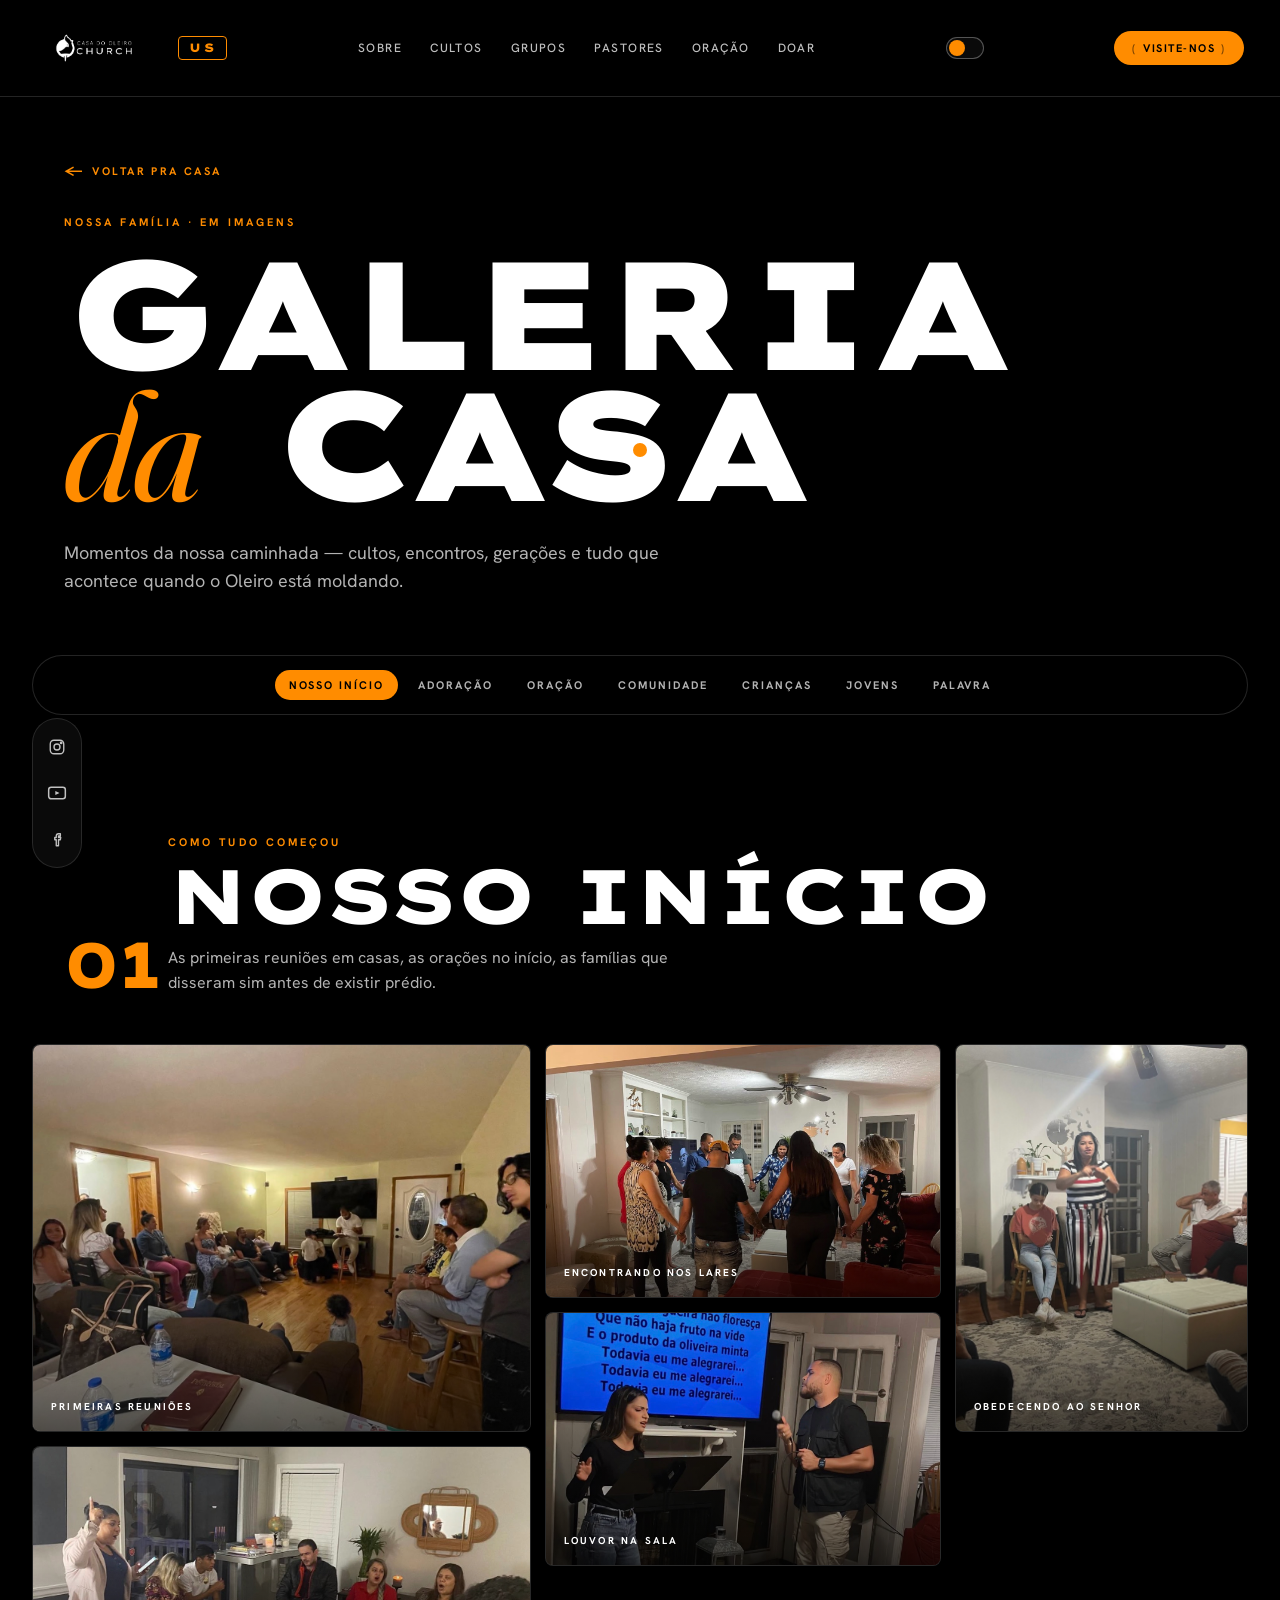
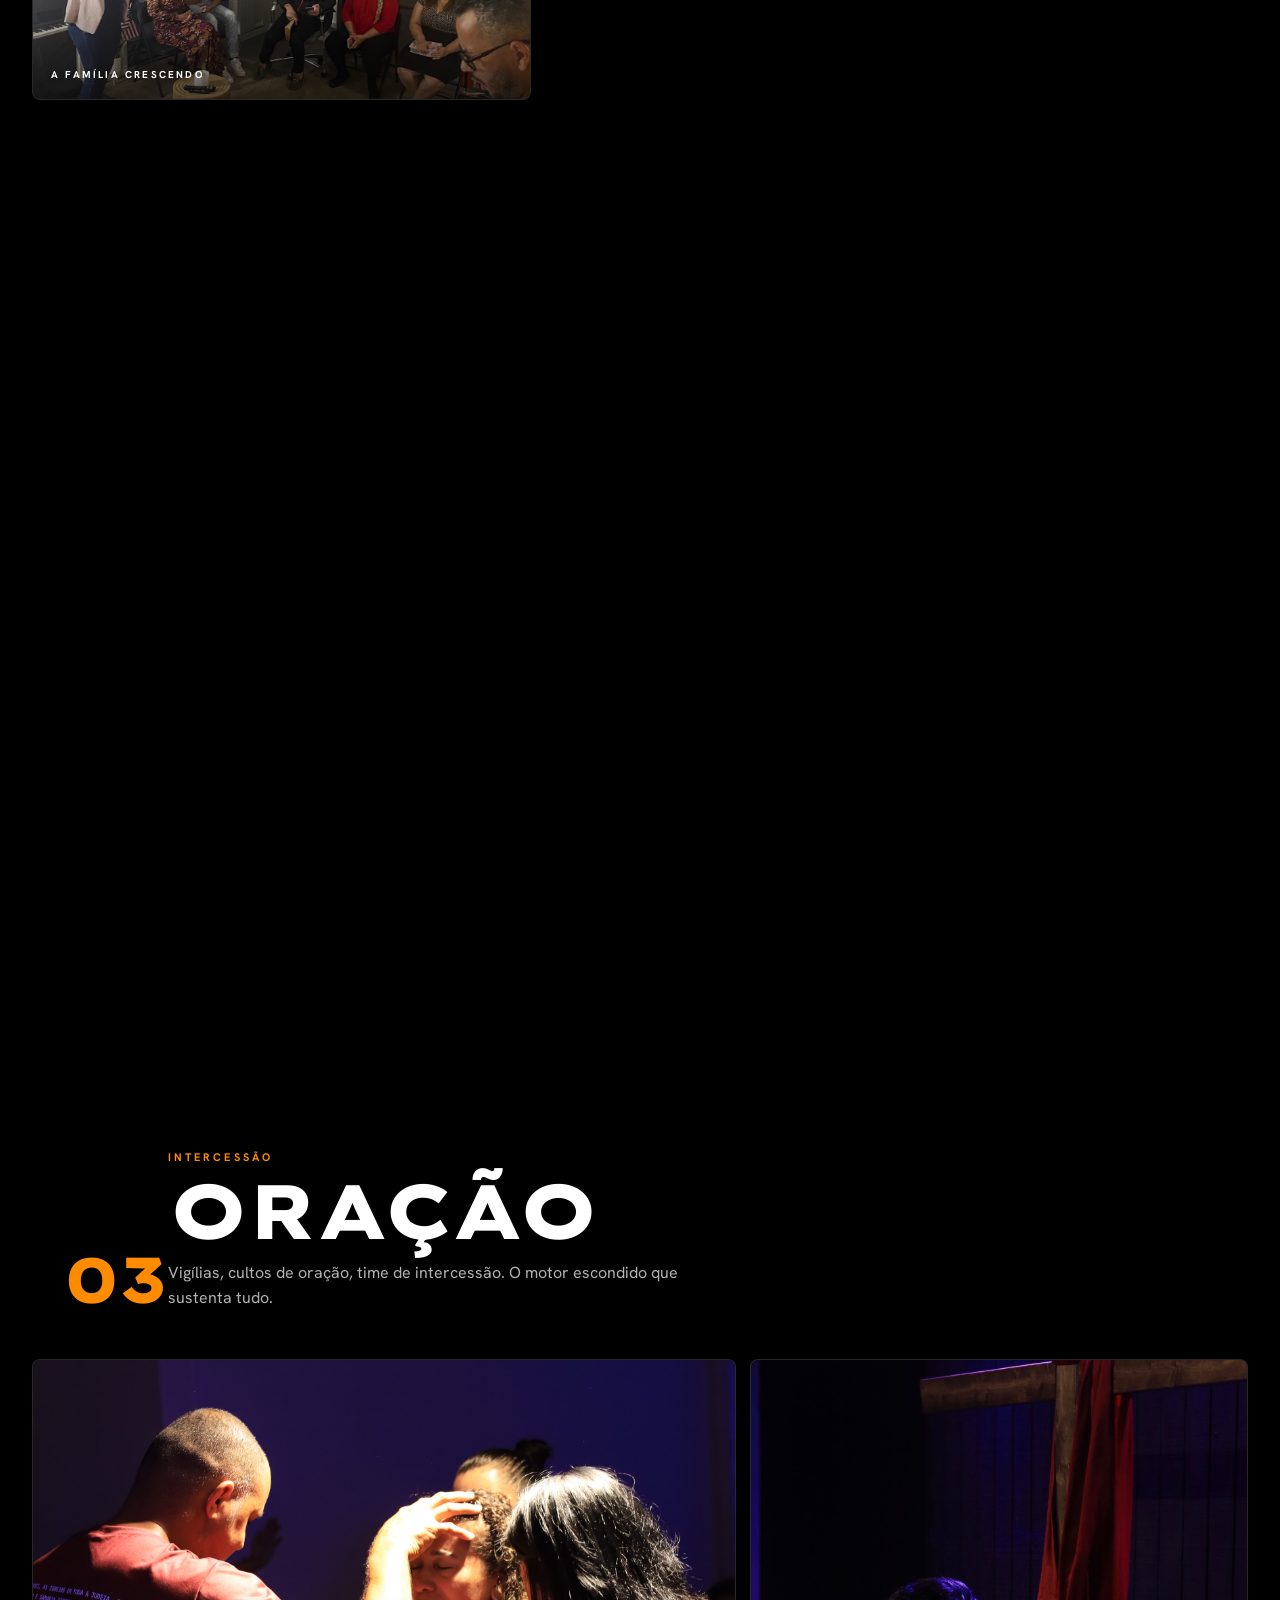
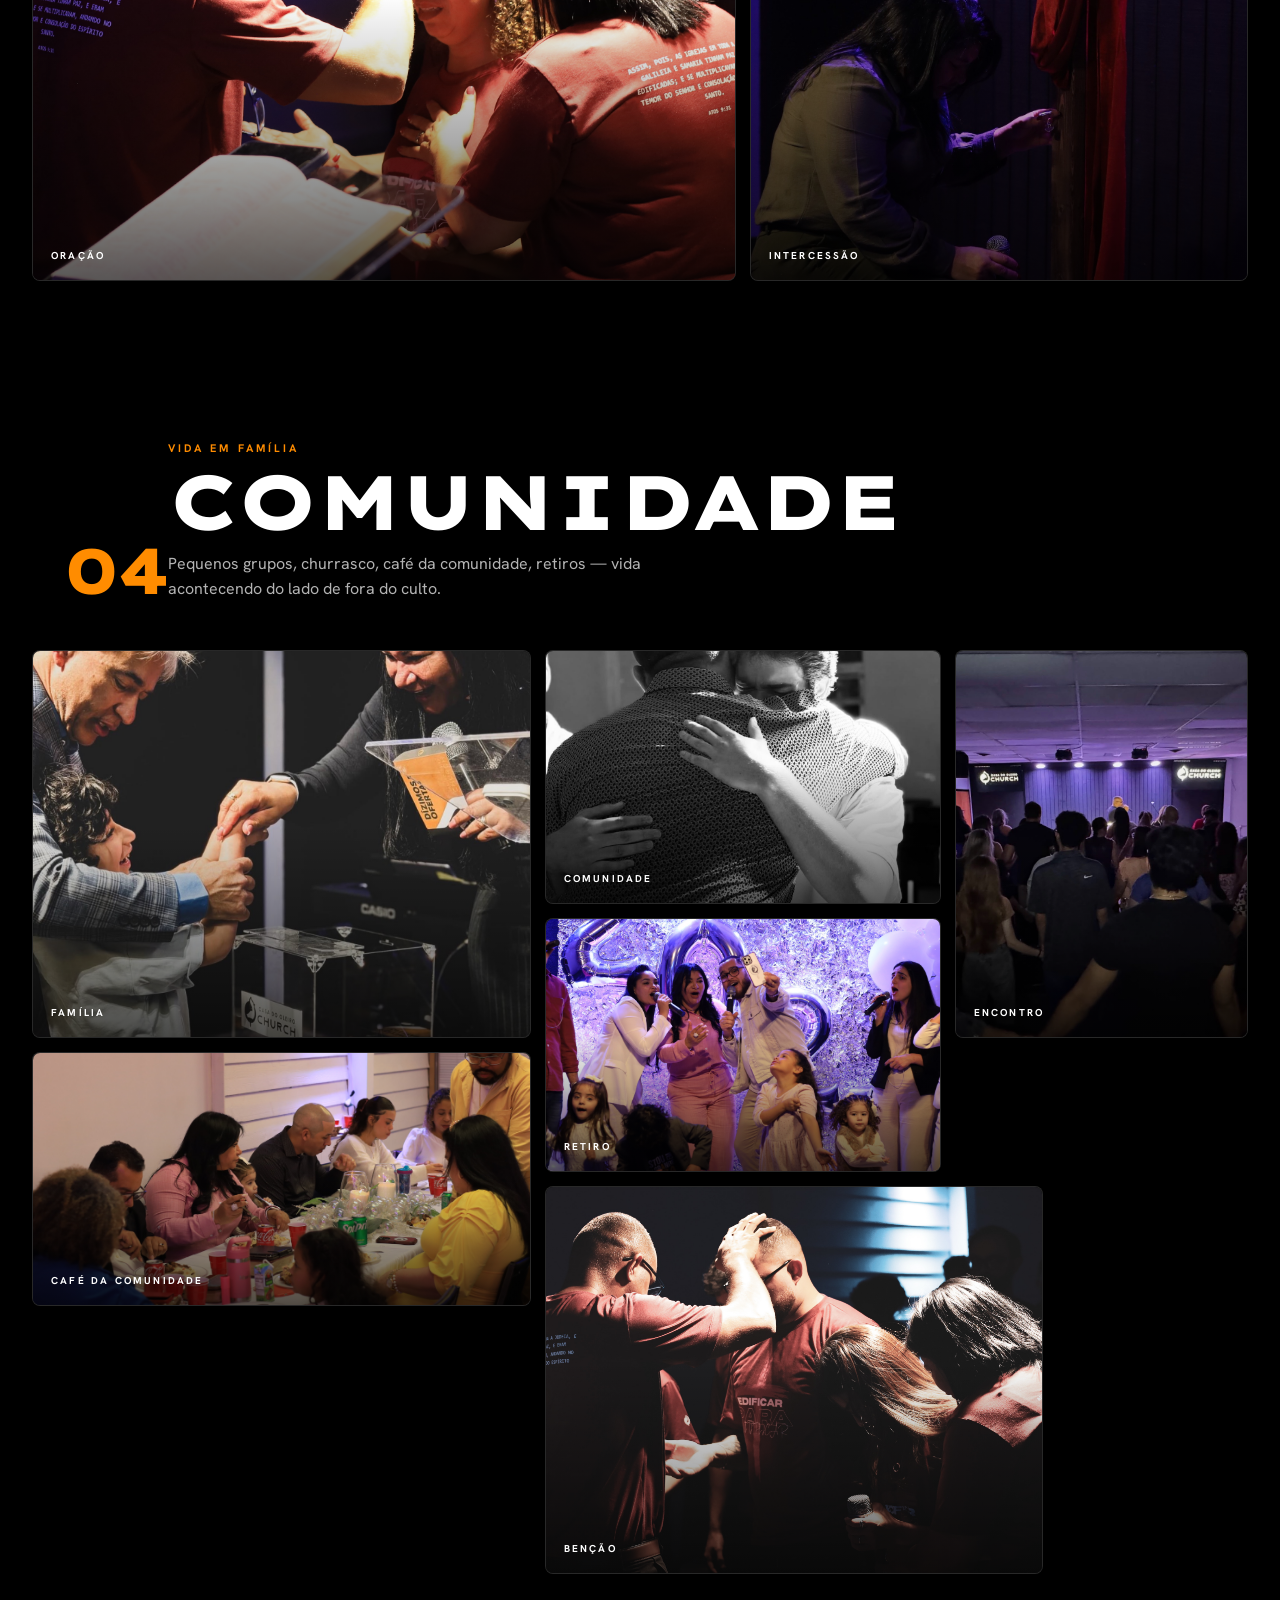
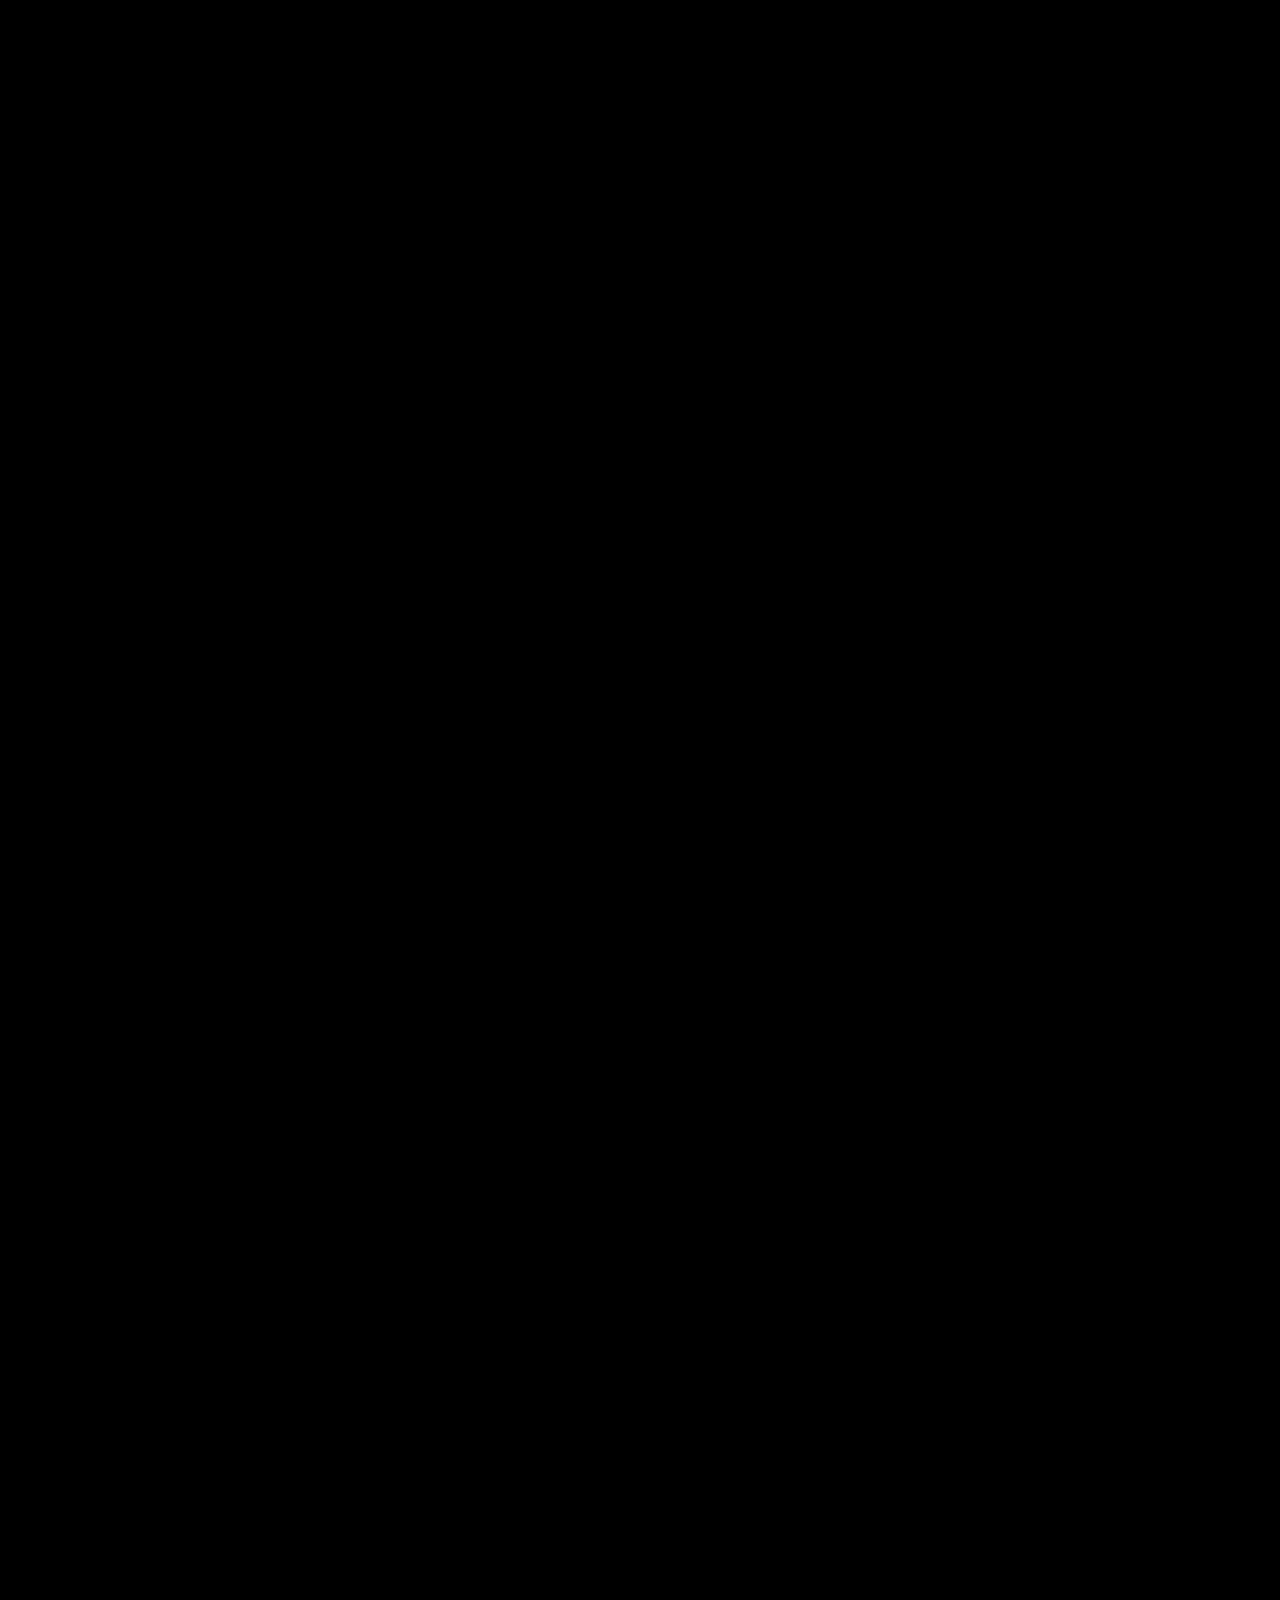
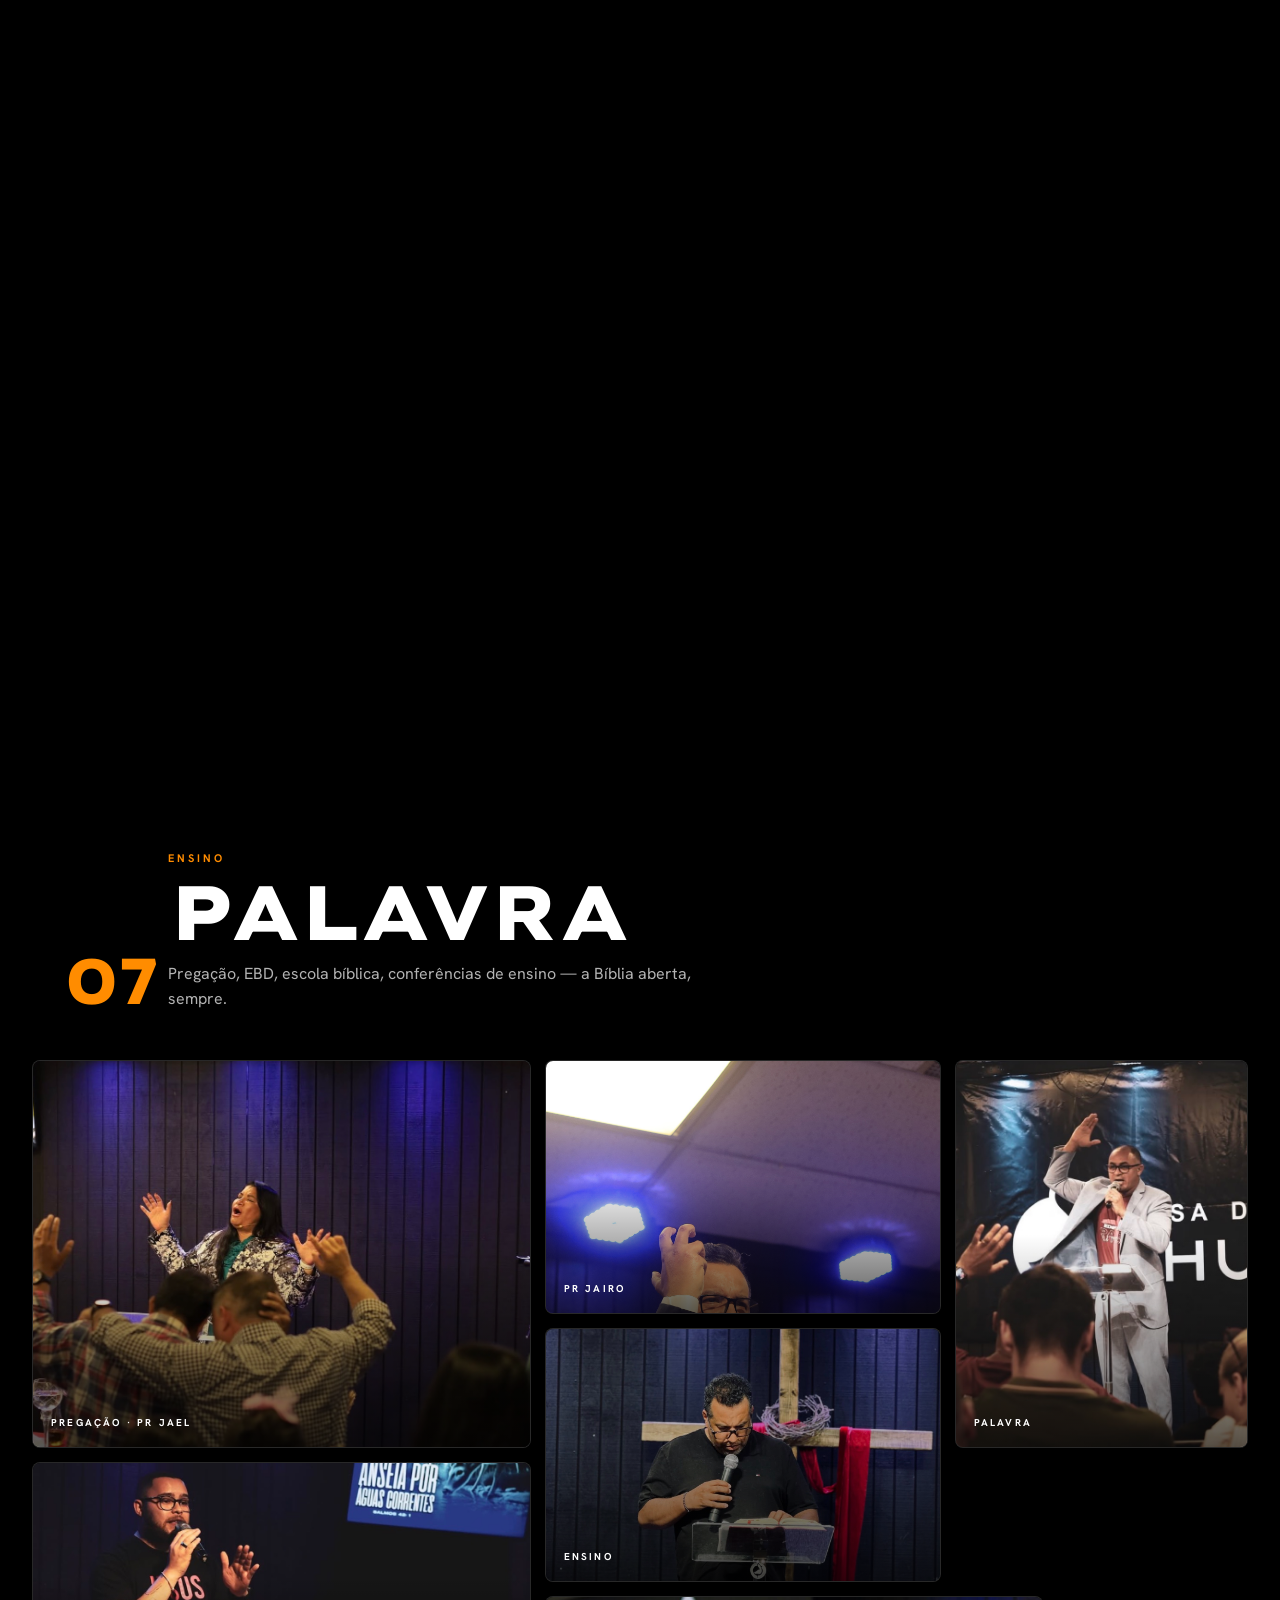
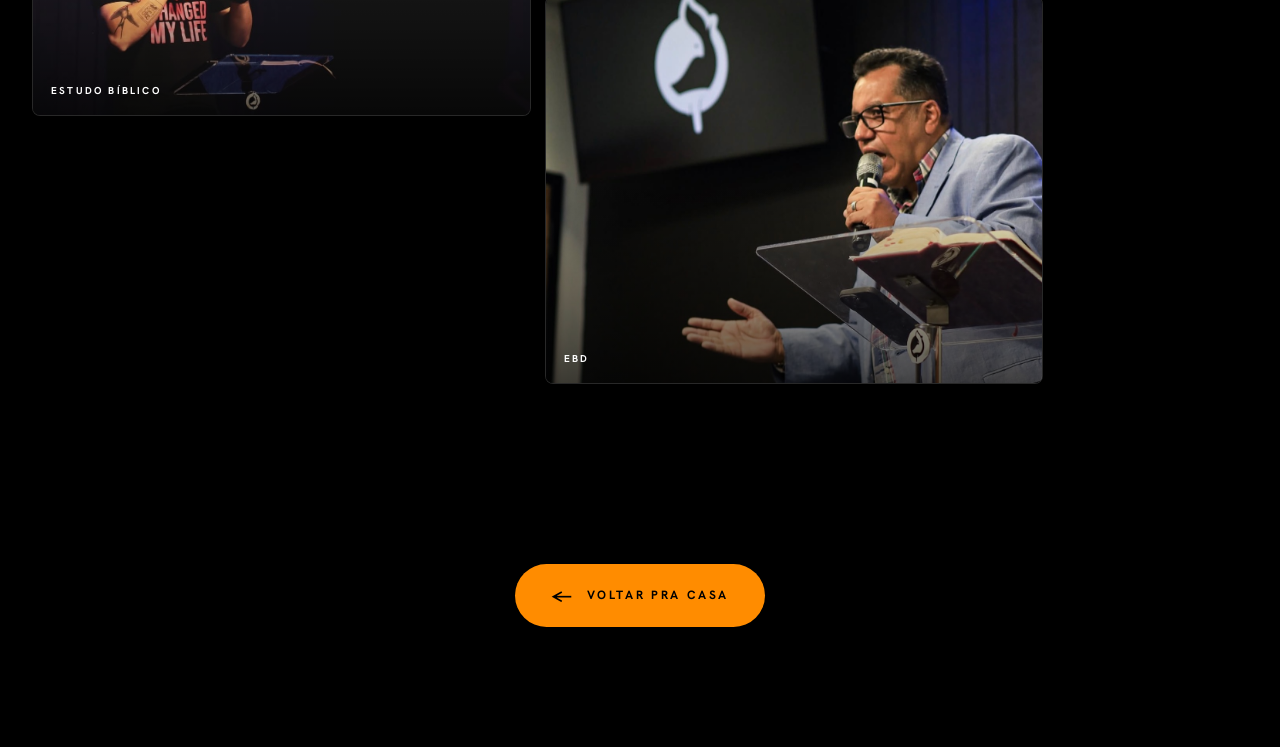
<file: gallery.html>
<!DOCTYPE html>
<html lang="pt-BR">
<head>
<meta charset="utf-8">
<meta name="viewport" content="width=device-width, initial-scale=1">
<title>Galeria — Casa do Oleiro</title>
<link rel="stylesheet" href="styles.css">
<link rel="stylesheet" href="gallery.css">
</head>
<body class="theme-dark gallery-page">

<div class="cursor" id="cursor"></div>

<!-- Nav -->
<nav class="nav scrolled" id="nav">
  <button class="hamburger" id="hamburger" aria-label="Abrir menu" aria-expanded="false">
    <span></span><span></span><span></span>
  </button>
  <a class="nav-logo" href="index.html">
    <img class="logo-light" src="assets/brand/logo-mark-white.png" alt="Casa do Oleiro">
    <img class="logo-dark" src="assets/brand/logo-mark-black.png" alt="Casa do Oleiro">
    <span class="locale-tag">US</span>
  </a>
  <div class="nav-links">
    <a href="index.html#mission">Sobre</a>
    <a href="index.html#times">Cultos</a>
    <a href="index.html#groups">Grupos</a>
    <a href="index.html#pastors">Pastores</a>
    <a href="index.html#prayer">Oração</a>
    <a href="index.html#give">Doar</a>
  </div>
  <button class="theme-toggle" id="theme-toggle" aria-label="Alternar tema"><span></span></button>
  <a href="index.html#prayer" class="nav-cta">Visite-nos</a>
</nav>

<!-- Floating social rail -->
<div class="social-rail" aria-label="Redes sociais">
  <a href="https://www.instagram.com/casadooleirochurchus/" target="_blank" rel="noopener" aria-label="Instagram">
    <svg width="18" height="18" viewBox="0 0 24 24" fill="none" stroke="currentColor" stroke-width="1.8" stroke-linecap="round" stroke-linejoin="round"><rect x="3" y="3" width="18" height="18" rx="5"></rect><circle cx="12" cy="12" r="4"></circle><circle cx="17.5" cy="6.5" r="1" fill="currentColor"></circle></svg>
  </a>
  <a href="https://youtube.com/@casadooleiro" target="_blank" rel="noopener" aria-label="YouTube">
    <svg width="20" height="20" viewBox="0 0 24 24" fill="none" stroke="currentColor" stroke-width="1.8" stroke-linecap="round" stroke-linejoin="round"><rect x="2" y="5" width="20" height="14" rx="3"></rect><path d="M10 9.5 L15 12 L10 14.5 Z" fill="currentColor" stroke="none"></path></svg>
  </a>
  <a href="https://www.facebook.com/people/Oleiro-Church/pfbid02GGUJz2tvTLfh6EQSANUqr7THMkTrkv2q9FvET98KuXc3tA5SgjY2DhyXLMSqGW5xl/" target="_blank" rel="noopener" aria-label="Facebook">
    <svg width="18" height="18" viewBox="0 0 24 24" fill="none" stroke="currentColor" stroke-width="1.8" stroke-linecap="round" stroke-linejoin="round"><path d="M14 8h2.5V5H14c-2 0-3 1.2-3 3v2H9v3h2v8h3v-8h2.5l.5-3H14V8.5c0-.3.2-.5.5-.5z"></path></svg>
  </a>
</div>

<div class="scroll-hint" id="scroll-hint">
  <svg width="16" height="16" viewBox="0 0 24 24" fill="none" stroke="currentColor" stroke-width="2.5" stroke-linecap="round" stroke-linejoin="round"><path d="M12 5v14M5 12l7 7 7-7"/></svg>
  <span>scroll</span>
</div>

<main class="gallery-main">

<!-- Header -->
<header class="gallery-header">
  <div class="wrap">
    <a class="back-link" href="index.html"><span>←</span> Voltar pra Casa</a>
    <div class="eyebrow">Nossa família · em imagens</div>
    <h1 class="gallery-title">Galeria<br><em>da</em> Casa</h1>
    <p class="gallery-lede">Momentos da nossa caminhada — cultos, encontros, gerações e tudo que acontece quando o Oleiro está moldando.</p>
  </div>
</header>

<!-- Section rail -->
<nav class="section-rail" aria-label="Seções da galeria">
  <a href="#beginning">Nosso Início</a>
  <a href="#worship">Adoração</a>
  <a href="#prayer">Oração</a>
  <a href="#community">Comunidade</a>
  <a href="#kids">Crianças</a>
  <a href="#jovens">Jovens</a>
  <a href="#palavra">Palavra</a>
</nav>

<!-- 01 Nosso Início -->
<section class="g-section" id="beginning">
  <div class="wrap g-section-head">
    <span class="g-num">01</span>
    <div>
      <span class="eyebrow">Como tudo começou</span>
      <h2>Nosso Início</h2>
      <p>As primeiras reuniões em casas, as orações no início, as famílias que disseram sim antes de existir prédio.</p>
    </div>
  </div>
  <div class="g-grid">
    <div class="g-card r1"><img src="assets/gallery/beginning/IMG_8939.jpg" alt="Primeiras Reuniões"><div class="ph"><span class="lbl">Primeiras Reuniões</span></div></div>
    <div class="g-card r2"><img src="assets/gallery/beginning/IMG_8940.jpg" alt="Encontrando nos lares"><div class="ph"><span class="lbl">Encontrando nos lares</span></div></div>
    <div class="g-card r3"><img src="assets/gallery/beginning/IMG_8941.jpg" alt="Obedecendo ao Senhor" style="object-position: center top;"><div class="ph"><span class="lbl">Obedecendo ao Senhor</span></div></div>
    <div class="g-card r4"><img src="assets/gallery/beginning/IMG_8942.jpg" alt="Louvor na sala" style="object-position: center top;"><div class="ph"><span class="lbl">Louvor na sala</span></div></div>
    <div class="g-card r5"><img src="assets/gallery/beginning/IMG_8944.jpg" alt="A família crescendo"><div class="ph"><span class="lbl">A família crescendo</span></div></div>
  </div>
</section>

<!-- 02 Adoração -->
<section class="g-section" id="worship">
  <div class="wrap g-section-head">
    <span class="g-num">02</span>
    <div>
      <span class="eyebrow">Adoração</span>
      <h2>Adoração</h2>
      <p>Cultos de quinta e domingo, conferências, momentos onde o céu e a terra se encontram.</p>
    </div>
  </div>
  <div class="g-grid">
    <div class="g-card r1"><img src="assets/gallery/adoracao/IMG_8710.jpg" alt="Culto de domingo"><div class="ph"><span class="lbl">Culto de domingo</span></div></div>
    <div class="g-card r2"><img src="assets/gallery/adoracao/IMG_8945.jpg" alt="Louvor" style="object-position: center bottom;"><div class="ph"><span class="lbl">Louvor</span></div></div>
    <div class="g-card r3"><img src="assets/gallery/adoracao/IMG_8948.jpg" alt="Adoração"><div class="ph"><span class="lbl">Adoração</span></div></div>
    <div class="g-card r4"><img src="assets/gallery/adoracao/IMG_8949.jpg" alt="Culto"><div class="ph"><span class="lbl">Culto</span></div></div>
  </div>
</section>

<!-- 03 Oração -->
<section class="g-section" id="prayer">
  <div class="wrap g-section-head">
    <span class="g-num">03</span>
    <div>
      <span class="eyebrow">Intercessão</span>
      <h2>Oração</h2>
      <p>Vigílias, cultos de oração, time de intercessão. O motor escondido que sustenta tudo.</p>
    </div>
  </div>
  <div class="g-grid">
    <div class="g-card" style="grid-column:span 7;grid-row:span 4;"><img src="assets/gallery/oracao/IMG_8004.JPG" alt="Oração"><div class="ph"><span class="lbl">Oração</span></div></div>
    <div class="g-card" style="grid-column:span 5;grid-row:span 4;"><img src="assets/gallery/oracao/IMG_8714.jpg" alt="Intercessão" style="object-position: center 20%;"><div class="ph"><span class="lbl">Intercessão</span></div></div>
  </div>
</section>

<!-- 04 Comunidade -->
<section class="g-section" id="community">
  <div class="wrap g-section-head">
    <span class="g-num">04</span>
    <div>
      <span class="eyebrow">Vida em família</span>
      <h2>Comunidade</h2>
      <p>Pequenos grupos, churrasco, café da comunidade, retiros — vida acontecendo do lado de fora do culto.</p>
    </div>
  </div>
  <div class="g-grid">
    <div class="g-card r1"><img src="assets/gallery/communidade/IMG_8946.jpg" alt="Família"><div class="ph"><span class="lbl">Família</span></div></div>
    <div class="g-card r2"><img src="assets/gallery/communidade/IMG_8947.jpg" alt="Comunidade"><div class="ph"><span class="lbl">Comunidade</span></div></div>
    <div class="g-card r3"><img src="assets/gallery/communidade/IMG_8959.jpg" alt="Encontro"><div class="ph"><span class="lbl">Encontro</span></div></div>
    <div class="g-card r4"><img src="assets/gallery/communidade/IMG_1015.JPG" alt="Retiro"><div class="ph"><span class="lbl">Retiro</span></div></div>
    <div class="g-card r5"><img src="assets/gallery/communidade/IMG_1037.JPG" alt="Café da comunidade"><div class="ph"><span class="lbl">Café da comunidade</span></div></div>
    <div class="g-card r1"><img src="assets/gallery/communidade/IMG_7979.JPG" alt="Benção"><div class="ph"><span class="lbl">Benção</span></div></div>
  </div>
</section>

<!-- 05 Crianças -->
<section class="g-section" id="kids">
  <div class="wrap g-section-head">
    <span class="g-num">05</span>
    <div>
      <span class="eyebrow">Crianças</span>
      <h2>Crianças</h2>
      <p>O ministério infantil — onde a próxima geração da Casa aprende quem é o Oleiro.</p>
    </div>
  </div>
  <div class="g-grid">
    <div class="g-card r1"><img src="assets/gallery/kids/IMG_8957.jpg" alt="Oleirinho"><div class="ph"><span class="lbl">Oleirinho · domingo</span></div></div>
    <div class="g-card r2"><img src="assets/gallery/kids/IMG_8958.jpg" alt="Kids"><div class="ph"><span class="lbl">Kids</span></div></div>
    <div class="g-card r3"><img src="assets/gallery/kids/IMG_8960.jpg" alt="Crianças"><div class="ph"><span class="lbl">Crianças</span></div></div>
    <div class="g-card r4"><img src="assets/gallery/kids/IMG_8711.jpg" alt="Ministério infantil"><div class="ph"><span class="lbl">Ministério infantil</span></div></div>
    <div class="g-card r5"><img src="assets/gallery/kids/IMG_8712.jpg" alt="Próxima geração" style="object-position: center 30%;"><div class="ph"><span class="lbl">Próxima geração</span></div></div>
  </div>
</section>

<!-- 06 Jovens -->
<section class="g-section" id="jovens">
  <div class="wrap g-section-head">
    <span class="g-num">06</span>
    <div>
      <span class="eyebrow">Próxima geração</span>
      <h2>Jovens</h2>
      <p>Geração Oleiro — adolescentes e jovens adultos vivendo a fé com intensidade.</p>
    </div>
  </div>
  <div class="g-grid">
    <div class="g-card r1"><img src="assets/gallery/jovens/IMG_8709.jpg" alt="Jovens" style="object-position: center 25%;"><div class="ph"><span class="lbl">Geração Oleiro</span></div></div>
    <div class="g-card r2"><img src="assets/gallery/jovens/IMG_8952.jpg" alt="Culto jovem"><div class="ph"><span class="lbl">Culto jovem</span></div></div>
    <div class="g-card r3"><img src="assets/gallery/jovens/IMG_8961.jpg" alt="Jovens"><div class="ph"><span class="lbl">Jovens</span></div></div>
    <div class="g-card r4"><img src="assets/gallery/jovens/IMG_8965.jpg" alt="Discipulado"><div class="ph"><span class="lbl">Atividades divertidas</span></div></div>
    <div class="g-card" style="grid-column:span 5;grid-row:span 4;"><img src="assets/gallery/jovens/IMG_7874.JPG" alt="Noite de louvor" style="object-position: 20% center;"><div class="ph"><span class="lbl">Noite de louvor</span></div></div>
  </div>
</section>

<!-- 07 Palavra -->
<section class="g-section" id="palavra">
  <div class="wrap g-section-head">
    <span class="g-num">07</span>
    <div>
      <span class="eyebrow">Ensino</span>
      <h2>Palavra</h2>
      <p>Pregação, EBD, escola bíblica, conferências de ensino — a Bíblia aberta, sempre.</p>
    </div>
  </div>
  <div class="g-grid">
    <div class="g-card r1"><img src="assets/gallery/palavra/IMG_8713.jpg" alt="Pregação" style="object-position: center 20%;"><div class="ph"><span class="lbl">Pregação · Pr Jael</span></div></div>
    <div class="g-card r2"><img src="assets/gallery/palavra/IMG_4228.JPG" alt="Pastor Jairo" style="object-position: center 15%;"><div class="ph"><span class="lbl">PR Jairo</span></div></div>
    <div class="g-card r3"><img src="assets/gallery/palavra/IMG_8950.jpg" alt="Palavra"><div class="ph"><span class="lbl">Palavra</span></div></div>
    <div class="g-card r4"><img src="assets/gallery/palavra/IMG_8954.jpg" alt="Ensino"><div class="ph"><span class="lbl">Ensino</span></div></div>
    <div class="g-card r5"><img src="assets/gallery/palavra/IMG_8955.jpg" alt="Estudo bíblico"><div class="ph"><span class="lbl">Estudo bíblico</span></div></div>
    <div class="g-card r1"><img src="assets/gallery/palavra/IMG_8956.jpg" alt="EBD"><div class="ph"><span class="lbl">EBD</span></div></div>
  </div>
</section>

<!-- Back CTA -->
<section class="g-footer-cta">
  <a href="index.html" class="back-cta"><span class="arrow">←</span> Voltar pra Casa</a>
</section>

</main>

<script>
/* cursor */
const cursor = document.getElementById('cursor');
let cx = innerWidth/2, cy = innerHeight/2, tx = cx, ty = cy;
addEventListener('mousemove', e => { tx = e.clientX; ty = e.clientY; });
(function tick() { cx += (tx-cx)*.25; cy += (ty-cy)*.25; cursor.style.transform = `translate(${cx}px,${cy}px) translate(-50%,-50%)`; requestAnimationFrame(tick); })();
document.querySelectorAll('a,button,input').forEach(el => {
  el.addEventListener('mouseenter', () => cursor.classList.add('hover'));
  el.addEventListener('mouseleave', () => cursor.classList.remove('hover'));
});

/* theme: default dark, respect saved preference from main page */
const savedTheme = localStorage.getItem('co-theme');
if (savedTheme === 'light') {
  document.body.classList.remove('theme-dark');
  document.body.classList.add('theme-light');
}

/* theme toggle */
document.getElementById('theme-toggle').addEventListener('click', () => {
  const isDark = document.body.classList.toggle('theme-dark');
  document.body.classList.toggle('theme-light', !isDark);
  localStorage.setItem('co-theme', isDark ? 'dark' : 'light');
});

/* hamburger */
(function () {
  const hamburger = document.getElementById('hamburger');
  const nav = document.getElementById('nav');
  hamburger.addEventListener('click', () => {
    const open = hamburger.classList.toggle('open');
    hamburger.setAttribute('aria-expanded', String(open));
    nav.classList.toggle('nav-open', open);
  });
  nav.querySelectorAll('.nav-links a').forEach(a => {
    a.addEventListener('click', () => {
      hamburger.classList.remove('open');
      hamburger.setAttribute('aria-expanded', 'false');
      nav.classList.remove('nav-open');
    });
  });
})();

/* scroll hint — hide once user scrolls */
const scrollHint = document.getElementById('scroll-hint');
addEventListener('scroll', function hideHint() {
  if (scrollY > 40) {
    scrollHint.classList.add('hidden');
    removeEventListener('scroll', hideHint);
  }
}, { passive: true });

/* active section highlight in rail */
const rail = document.querySelectorAll('.section-rail a');
const sections = [...document.querySelectorAll('.g-section')];
function updateRail() {
  const y = scrollY + innerHeight * 0.4;
  let active = sections[0]?.id;
  sections.forEach(s => { if (s.offsetTop <= y) active = s.id; });
  rail.forEach(a => a.classList.toggle('active', a.getAttribute('href') === '#' + active));
}
addEventListener('scroll', updateRail, { passive: true });
updateRail();

/* fade-in on intersection */
const io = new IntersectionObserver(entries => {
  entries.forEach(e => { if (e.isIntersecting) e.target.classList.add('in-view'); });
}, { threshold: 0.08 });
document.querySelectorAll('.g-card, .g-section-head').forEach(el => io.observe(el));
</script>
</body>
</html>
</file>
<file: styles.css>
/* Casa do Oleiro — site styles
   Architecture: fixed potter SVG background; sections layered on top
   Themes: .theme-dark (default) / .theme-light
*/
@import url('./colors_and_type.css');

* { margin: 0; padding: 0; box-sizing: border-box; }
html { scroll-behavior: smooth; overflow-x: clip; }
body { font-family: var(--font-body); cursor: none; overflow-x: hidden; min-height: 100vh; }
@media (hover: none) { body { cursor: auto; } .cursor { display: none !important; } }
a, button { font-family: inherit; cursor: none; }
@media (hover: none) { a, button { cursor: auto; } }
img { max-width: 100%; display: block; }

/* ── Theme variables ──────────────────────────────── */
body.theme-dark {
  --page-bg: #000;
  --fg: #fff;
  --fg-muted: rgba(255,255,255,.7);
  --fg-dim: rgba(255,255,255,.5);
  --line: rgba(255,255,255,.14);
  --line-strong: rgba(255,255,255,.3);
  --panel-translucent: rgba(0,0,0,.35);
  --panel-solid: #0a0a0a;
  --panel-warm: #141413;
  --card-bg: rgba(255,255,255,.04);
  --card-border: rgba(255,255,255,.12);
  --stroke-color: rgba(255,255,255,.55);
  --vignette: radial-gradient(ellipse at center, transparent 30%, rgba(0,0,0,.7) 100%);
  background: var(--page-bg);
  color: var(--fg);
}
body.theme-light {
  --page-bg: #FAFAF9;
  --fg: #000;
  --fg-muted: rgba(0,0,0,.7);
  --fg-dim: rgba(0,0,0,.5);
  --line: rgba(0,0,0,.12);
  --line-strong: rgba(0,0,0,.25);
  --panel-translucent: rgba(250,250,249,.55);
  --panel-solid: #FAFAF9;
  --panel-warm: #FFF6EB;
  --card-bg: rgba(255,255,255,.7);
  --card-border: rgba(0,0,0,.08);
  --stroke-color: rgba(0,0,0,.45);
  --vignette: radial-gradient(ellipse at center, transparent 35%, rgba(250,250,249,.5) 100%);
  background: var(--page-bg);
  color: var(--fg);
}

/* ── Custom cursor ────────────────────────────────── */
.cursor {
  position: fixed; top: 0; left: 0; width: 14px; height: 14px;
  border-radius: 50%; background: var(--orange-500); pointer-events: none;
  transform: translate(-50%, -50%); z-index: 9999;
  transition: width .25s var(--ease-out), height .25s var(--ease-out), background .25s, opacity .25s;
}
.cursor.hover { width: 56px; height: 56px; background: var(--orange-500); mix-blend-mode: normal; }

/* ─── Floating social rail ─── */
.social-rail {
  position: fixed; left: 32px; bottom: 32px; z-index: 99;
  display: flex; flex-direction: column; gap: 14px;
  padding: 12px 8px;
  background: var(--card-bg);
  border: 1px solid var(--card-border);
  border-radius: 999px;
  backdrop-filter: blur(12px);
  -webkit-backdrop-filter: blur(12px);
}
.social-rail a {
  display: flex; align-items: center; justify-content: center;
  width: 32px; height: 32px; border-radius: 50%;
  color: var(--fg); opacity: .75; text-decoration: none;
  transition: opacity .2s, color .2s, background .2s;
}
.social-rail a:hover { opacity: 1; color: var(--orange-500); background: var(--card-bg); }
@media (max-width: 900px) { .social-rail { left: auto; right: 16px; bottom: 16px; flex-direction: row; border-radius: 999px; padding: 6px 10px; } }

/* ═══════════════════════════════════════════════════
   TILTED PHOTO PLACEHOLDERS — used in hero + between narrative steps
   Rotated, with theme-aware overlay where they cross typography
   ═══════════════════════════════════════════════════ */
.tilt-photo, .hero-photo {
  position: relative;
  background:
    linear-gradient(135deg, var(--orange-700), var(--orange-900)),
    repeating-linear-gradient(45deg, rgba(255,255,255,.04) 0 8px, transparent 8px 16px);
  background-blend-mode: overlay;
  border: 1px solid var(--card-border);
  border-radius: 6px;
  overflow: hidden;
  will-change: transform;
  transition: none;
  box-shadow: 0 30px 80px rgba(0,0,0,.45), 0 0 0 1px var(--card-border);
}
.tilt-photo::after, .hero-photo::after {
  content: ''; position: absolute; inset: 0;
  background: linear-gradient(135deg, rgba(255,140,0,.15), transparent 60%);
  pointer-events: none;
}
.tilt-photo .ph-lbl, .hero-photo .ph-lbl {
  position: absolute; left: 16px; bottom: 14px;
  font-size: 10px; font-weight: 700; letter-spacing: .2em; text-transform: uppercase;
  color: rgba(255,255,255,.85);
  z-index: 2;
}
.tilt-photo img, .hero-photo img, .pastor-photo img {
  width: 100%; height: 100%;
  object-fit: cover; object-position: center;
  filter: grayscale(1);
}
.tilt-r { transform: rotate(6deg); }
.tilt-l { transform: rotate(-7deg); }

/* Hero photo — rectangle, sits under the headline */
.hero-photo {
  width: clamp(220px, 28vw, 360px);
  aspect-ratio: 16 / 11;
  margin: 24px 0 0 auto;
  margin-top: -40px;
  margin-right: 4vw;
  z-index: 3;
  mix-blend-mode: difference;
  filter: contrast(1.1);
}
body.theme-light .hero-photo { mix-blend-mode: multiply; }

/* Narrative tweens — tilted photo placeholders between steps, can overlap cards */
.narrative-tween {
  display: flex; justify-content: flex-start; padding: 0 4vw;
  margin: -60px 0 -40px;
  position: relative; z-index: 1;
}
.narrative-tween.right { justify-content: flex-end; }
.narrative-tween .tilt-photo {
  width: clamp(200px, 22vw, 290px);
  aspect-ratio: 5 / 4;
  mix-blend-mode: difference;
  filter: contrast(1.05);
}
body.theme-light .narrative-tween .tilt-photo { mix-blend-mode: multiply; }

/* alt step variant — second card aligned right */
.narrative-step.alt { justify-content: flex-end; }

/* zig-zag rows: each step stretches full width, card and photo pushed to opposite edges */
.narrative-step.with-photo { justify-content: space-between; align-items: center; }
.narrative-step.with-photo .tilt-photo {
  width: clamp(200px, 22vw, 290px);
  aspect-ratio: 5 / 4;
  mix-blend-mode: difference;
  filter: contrast(1.05);
  flex-shrink: 0;
}
body.theme-light .narrative-step.with-photo .tilt-photo { mix-blend-mode: multiply; }

@media (max-width: 900px) {
  .hero-photo { margin: 32px auto 0; margin-top: 24px; width: 60vw; }
  .narrative-tween { padding: 0 32px; margin: -4vh 0; }
  .narrative-tween .tilt-photo { width: 50vw; }
}

/* ═══════════════════════════════════════════════════
   FIXED POTTER BACKGROUND — pinned full-screen, theme-aware stencil
   ═══════════════════════════════════════════════════ */
.potter-bg {
  position: fixed; inset: 0; z-index: 0;
  display: flex; align-items: center; justify-content: center;
  pointer-events: none;
  background: var(--page-bg);
}
.potter-bg svg {
  width: min(85vw, 900px);
  height: auto;
  color: var(--stroke-color);
  filter: drop-shadow(0 0 0 transparent);
  transform: rotate(var(--spin, 0deg));
  transition: transform .2s linear;
}
.potter-bg-vignette {
  position: absolute; inset: 0;
  background: var(--vignette);
  pointer-events: none;
}
body.motion-off .potter-bg svg { transform: none !important; }

/* ═══════════════════════════════════════════════════
   NAV
   ═══════════════════════════════════════════════════ */
.nav { position: fixed; inset: 0 0 auto 0; z-index: 100; display: flex; justify-content: space-between; align-items: center; padding: 18px 36px; gap: 20px; transition: background .3s var(--ease-out), border-color .3s, backdrop-filter .3s, padding .25s; border-bottom: 1px solid transparent; }
.nav.scrolled { background: var(--panel-translucent); backdrop-filter: blur(18px) saturate(1.2); -webkit-backdrop-filter: blur(18px) saturate(1.2); border-bottom-color: var(--line); padding: 12px 36px; }
.nav-logo { display: flex; align-items: center; gap: 14px; text-decoration: none; color: var(--fg); }
.nav-logo img { height: 110px; width: auto; transition: height .25s var(--ease-out); }
.nav.scrolled .nav-logo img { height: 72px; }
.theme-dark .nav-logo .logo-dark, .theme-light .nav-logo .logo-light { display: none; }
.nav-logo .locale-tag { font-family: var(--font-display); font-weight: 800; font-size: 12px; letter-spacing: .22em; text-transform: uppercase; color: var(--orange-500); border: 1.5px solid var(--orange-500); padding: 5px 10px; border-radius: 4px; line-height: 1; }
.nav-links { display: flex; gap: 28px; align-items: center; }
.nav-links a { color: var(--fg); text-decoration: none; font-size: 12px; font-weight: 500; letter-spacing: .12em; text-transform: uppercase; opacity: .75; transition: opacity .2s, color .2s; }
.nav-links a:hover { opacity: 1; color: var(--orange-500); }

.theme-toggle {
  width: 38px; height: 22px; border-radius: 999px; background: var(--card-bg); border: 1px solid var(--line-strong);
  position: relative; cursor: none; transition: background .2s;
}
.theme-toggle span { position: absolute; top: 2px; left: 2px; width: 16px; height: 16px; border-radius: 50%; background: var(--orange-500); transition: transform .25s var(--ease-out); }
body.theme-light .theme-toggle span { transform: translateX(16px); }

.nav-cta {
  display: inline-flex; align-items: center; gap: 6px;
  padding: 10px 18px; border-radius: 999px; background: var(--orange-500); color: #000;
  text-decoration: none; font-size: 11px; font-weight: 700; letter-spacing: .14em; text-transform: uppercase;
  transition: background .2s, transform .2s;
}
.nav-cta:hover { background: var(--orange-400); transform: translateY(-1px); }
.nav-cta::before { content: '('; opacity: .5; }
.nav-cta::after { content: ')'; opacity: .5; }

/* ═══════════════════════════════════════════════════
   OVERLAY (all sections sit on top of fixed bg)
   ═══════════════════════════════════════════════════ */
.overlay { position: relative; z-index: 1; }

section { position: relative; }
.wrap { max-width: 1280px; margin: 0 auto; padding: 0 32px; }

.eyebrow { font-size: 11px; font-weight: 700; letter-spacing: .28em; text-transform: uppercase; color: var(--orange-500); margin-bottom: 18px; }
.section-title { font-family: var(--font-display); font-weight: 800; font-size: clamp(48px, 8vw, 112px); line-height: .92; letter-spacing: -.02em; text-transform: uppercase; color: var(--fg); }

/* Panels — ALL translucent so potter bg shows end-to-end */
.panel-translucent { background: var(--panel-translucent); backdrop-filter: blur(2px); -webkit-backdrop-filter: blur(2px); }
.panel-solid { background: var(--panel-translucent); backdrop-filter: blur(2px); -webkit-backdrop-filter: blur(2px); }
.panel-solid + .panel-solid, .panel-solid + .footer { border-top: 1px solid var(--line); }
/* Newsletter + footer — fully transparent like hero, animation shows through */
.newsletter, .footer { backdrop-filter: none; -webkit-backdrop-filter: none; background: transparent; }

/* ═══════════════════════════════════════════════════
   HERO — transparent so potter bg shows
   ═══════════════════════════════════════════════════ */
.hero { min-height: 100vh; display: flex; flex-direction: column; justify-content: center; padding: 110px 32px 60px; }
.hero-inner { max-width: 1280px; margin: 0 auto; width: 100%; display: grid; grid-template-columns: 1fr; gap: 0; }
.hero-eyebrow { font-size: 12px; font-weight: 700; letter-spacing: .3em; text-transform: uppercase; color: var(--orange-500); margin-bottom: 22px; }
.hero-title { font-family: var(--font-display); font-weight: 900; font-size: clamp(56px, 11vw, 180px); line-height: .85; letter-spacing: -.03em; text-transform: uppercase; color: var(--fg); }
.hero-title em { font-family: var(--font-serif); font-style: italic; font-weight: 400; color: var(--orange-500); text-transform: lowercase; letter-spacing: -.01em; }
.hero-meta { display: grid; grid-template-columns: repeat(3, max-content); gap: 48px; margin-top: 32px; }
.meta-block { border-left: 2px solid var(--orange-500); padding-left: 14px; }
.meta-label { font-size: 10px; font-weight: 700; letter-spacing: .22em; text-transform: uppercase; color: var(--fg-dim); margin-bottom: 6px; }
.meta-value { font-family: var(--font-display); font-weight: 700; font-size: 22px; text-transform: uppercase; letter-spacing: -.01em; color: var(--fg); }
.scroll-hint { position: absolute; left: 32px; bottom: 32px; font-size: 10px; font-weight: 600; letter-spacing: .28em; text-transform: uppercase; color: var(--fg-dim); display: flex; align-items: center; gap: 12px; }
.hero-addr-sm { display: none; }
.hero-visit-cta { display: none; }
.theme-toggle--hero { display: none; }

/* CTA pair below hero headline — both shown in hero on all screen sizes */
.hero-cta-row { display: flex; align-items: center; gap: 12px; flex-wrap: wrap; margin-top: 32px; }
.hero-cta-row .hero-visit-cta { display: inline-flex; }
.hero-prayer-cta {
  display: inline-flex; align-items: center; gap: 8px;
  padding: 10px 20px; border-radius: 999px;
  border: 1.5px solid rgba(255,255,255,.5);
  background: transparent; color: var(--fg);
  text-decoration: none; font-size: 11px; font-weight: 700; letter-spacing: .14em; text-transform: uppercase;
  transition: background .2s, border-color .2s, transform .2s; cursor: none;
}
.hero-prayer-cta:hover { background: rgba(255,255,255,.09); transform: translateY(-1px); }
.hero-prayer-cta:focus-visible { outline: 2px solid var(--fg); outline-offset: 3px; }
.theme-light .hero-prayer-cta { border-color: rgba(0,0,0,.28); }
.theme-light .hero-prayer-cta:hover { background: rgba(0,0,0,.05); }
.hamburger { display: none; }
.scroll-hint .line { width: 40px; height: 1px; background: currentColor; animation: scrollLine 2s var(--ease-in-out) infinite; }
@keyframes scrollLine { 0%,100% { transform: scaleX(.3); transform-origin: left; } 50% { transform: scaleX(1); transform-origin: left; } }

/* ═══════════════════════════════════════════════════
   MISSION — translucent over potter
   ═══════════════════════════════════════════════════ */
.mission { padding: 140px 32px; }
.mission-quote { font-family: var(--font-serif); font-style: italic; font-size: clamp(28px, 4vw, 56px); line-height: 1.25; letter-spacing: -.01em; max-width: 1100px; color: var(--fg); }
.mission-quote em { color: var(--orange-500); }
.mission-quote .underline { background: linear-gradient(transparent 70%, rgba(255,140,0,.45) 70%); }
.mission-ref { display: block; margin-top: 32px; font-family: var(--font-body); font-size: 12px; font-weight: 700; letter-spacing: .28em; text-transform: uppercase; color: var(--orange-500); font-style: normal; }

/* ═══════════════════════════════════════════════════
   NARRATIVE — 4 step cards floating over potter; each card sticky-ish in viewport
   ═══════════════════════════════════════════════════ */
.narrative { padding: 40px 0 80px; display: flex; flex-direction: column; gap: 0; }
.narrative-step { padding: 0 32px; display: flex; justify-content: flex-start; margin-bottom: -40px; position: relative; z-index: 2; }
.narrative-step.alt { justify-content: flex-end; }
.step-card {
  max-width: 460px;
  padding: 40px 44px;
  background: var(--card-bg);
  border: 1px solid var(--card-border);
  border-radius: 20px;
  backdrop-filter: blur(14px) saturate(1.2);
  -webkit-backdrop-filter: blur(14px) saturate(1.2);
}
.step-card .eyebrow { color: var(--orange-500); }
.step-card h2 { font-family: var(--font-display); font-weight: 800; font-size: clamp(28px, 3.4vw, 44px); line-height: .98; letter-spacing: -.02em; text-transform: uppercase; color: var(--fg); }
.step-card p { margin-top: 18px; font-size: 16px; line-height: 1.55; color: var(--fg-muted); }

/* ═══════════════════════════════════════════════════
   TIMES
   ═══════════════════════════════════════════════════ */
.times { padding: 140px 32px; }
.times-grid { display: grid; grid-template-columns: 1.2fr 1fr; gap: 80px; align-items: end; margin-top: 64px; }
.service-list { display: flex; flex-direction: column; border-top: 1px solid var(--line); }
.service { display: grid; grid-template-columns: 80px 1fr auto; gap: 32px; align-items: center; padding: 28px 0; border-bottom: 1px solid var(--line); transition: background .3s, padding .3s; }
.service:hover { padding-left: 16px; background: linear-gradient(90deg, rgba(255,140,0,.08), transparent); }
.service-num { font-family: var(--font-mono); font-size: 12px; color: var(--fg-dim); }
.service-name { font-family: var(--font-display); font-weight: 700; font-size: clamp(24px, 2.6vw, 36px); text-transform: uppercase; letter-spacing: -.01em; color: var(--fg); }
.service-time { font-family: var(--font-display); font-weight: 700; font-size: clamp(24px, 2.6vw, 36px); color: var(--orange-500); letter-spacing: -.01em; }
.service-time--note { font-size: 16px !important; color: var(--fg-dim) !important; font-family: var(--font-body) !important; font-weight: 500 !important; text-transform: none; letter-spacing: 0; }
.location-card { background: var(--orange-500); color: #000; padding: 40px; border-radius: 16px; }
.location-card .label { font-size: 10px; font-weight: 700; letter-spacing: .28em; text-transform: uppercase; opacity: .7; margin-bottom: 14px; }
.location-card h3 { font-family: var(--font-display); font-weight: 800; font-size: 32px; text-transform: uppercase; letter-spacing: -.02em; line-height: 1; color: #000; }
.location-card p { margin-top: 12px; font-size: 15px; opacity: .85; line-height: 1.5; }
.location-card a { display: inline-flex; align-items: center; gap: 8px; margin-top: 24px; color: #000; text-decoration: none; font-size: 12px; font-weight: 700; letter-spacing: .18em; text-transform: uppercase; border-bottom: 1.5px solid #000; padding-bottom: 4px; }

/* ═══════════════════════════════════════════════════
   GALLERY — infinite marquee
   ═══════════════════════════════════════════════════ */
@keyframes gallery-scroll {
  from { transform: translateX(0); }
  to   { transform: translateX(-50%); }
}
.gallery { padding: 140px 0; overflow: hidden; }
.gallery-head { margin-bottom: 60px; }
.gallery-strip {
  display: flex; gap: 24px; padding: 0;
  will-change: transform;
  animation: gallery-scroll 22s linear infinite;
}
body.motion-off .gallery-strip { animation-play-state: paused; }
@media (prefers-reduced-motion: reduce) { .gallery-strip { animation-play-state: paused; } }

/* gallery full-page link */
.gallery-more-link { padding: 0 40px; margin-top: 48px; }
.gallery-cta {
  display: inline-flex; align-items: center; gap: 10px;
  padding: 14px 28px; border-radius: 999px;
  border: 1.5px solid var(--card-border);
  color: var(--fg); text-decoration: none;
  font-size: 11px; font-weight: 700; letter-spacing: .22em; text-transform: uppercase;
  transition: border-color .2s, color .2s, background .2s;
  cursor: none;
}
.gallery-cta:hover { border-color: var(--orange-500); color: var(--orange-500); }
.gallery-cta .arrow { font-size: 14px; transition: transform .25s var(--ease-out); }
.gallery-cta:hover .arrow { transform: translateX(4px); }
.gallery-card { flex: none; border-radius: 12px; overflow: hidden; position: relative; }
.gallery-card.tall { width: 320px; height: 440px; }
.gallery-card.wide { width: 480px; height: 340px; }
.gallery-card.sq { width: 360px; height: 360px; }
.gallery-card .ph { position: absolute; inset: 0; display: flex; align-items: flex-end; padding: 22px; color: #fff; }
.gallery-card .ph::before { content: ''; position: absolute; inset: 0; background: linear-gradient(to top, rgba(0,0,0,.7), transparent 55%); }
.gallery-card .ph .lbl { position: relative; font-size: 11px; font-weight: 700; letter-spacing: .22em; text-transform: uppercase; }
.gallery-card img { width: 100%; height: 100%; object-fit: cover; }
.placeholder-1 { background: linear-gradient(135deg, #2a2a2a, #1a1a1a); }
.placeholder-2 { background: linear-gradient(135deg, var(--orange-700), var(--orange-900)); }
.placeholder-3 { background: linear-gradient(135deg, #4a4a4a, #2a2a2a); }
.placeholder-4 { background: linear-gradient(135deg, var(--orange-500), var(--orange-700)); }

/* ═══════════════════════════════════════════════════
   GROUPS
   ═══════════════════════════════════════════════════ */
.groups { padding: 140px 32px; }
.groups-grid { display: grid; grid-template-columns: repeat(3, 1fr); gap: 20px; margin-top: 64px; }
.group-card { background: var(--card-bg); border: 1px solid var(--card-border); border-radius: 16px; padding: 36px; transition: transform .35s var(--ease-out), background .3s; display: flex; flex-direction: column; gap: 16px; min-height: 380px; text-decoration: none; color: var(--fg); backdrop-filter: blur(8px); -webkit-backdrop-filter: blur(8px); }
.group-card:hover { transform: translateY(-4px); }
.group-card.featured { background: var(--orange-500); color: #000; border: none; }
.group-card.featured .meta-label, .group-card.featured .arrow { color: rgba(0,0,0,.7); }
.group-card.featured h3 { color: #000; }
.group-card.featured p { color: rgba(0,0,0,.85); }
.group-card.whatsapp { background: linear-gradient(135deg, #25D366, #128C7E); color: #fff; border: none; }
.group-card.whatsapp .meta-label, .group-card.whatsapp .arrow { color: rgba(255,255,255,.85); }
.group-card.whatsapp h3, .group-card.whatsapp p { color: #fff; }
.group-card .meta-label { font-size: 10px; font-weight: 700; letter-spacing: .28em; text-transform: uppercase; color: var(--orange-500); }
.group-card h3 { font-family: var(--font-display); font-weight: 800; font-size: 28px; line-height: .95; letter-spacing: -.02em; text-transform: uppercase; }
.group-card p { font-size: 15px; line-height: 1.55; color: var(--fg-muted); flex: 1; }
.group-card .arrow { font-size: 11px; font-weight: 700; letter-spacing: .22em; text-transform: uppercase; color: var(--orange-500); display: inline-flex; align-items: center; gap: 8px; }
.group-card .arrow::before { content: '('; opacity: .5; }
.group-card .arrow::after { content: ')'; opacity: .5; }

/* ═══════════════════════════════════════════════════
   PRAYER
   ═══════════════════════════════════════════════════ */
.prayer { padding: 140px 32px; }
.prayer-grid { display: grid; grid-template-columns: 1fr 1fr; gap: 80px; align-items: start; margin-top: 64px; }
.prayer-copy h2 { font-family: var(--font-display); font-weight: 800; font-size: clamp(48px, 6vw, 88px); line-height: .9; letter-spacing: -.02em; text-transform: uppercase; color: var(--fg); }
.prayer-copy h2 em { font-family: var(--font-serif); font-style: italic; font-weight: 400; text-transform: lowercase; color: var(--orange-500); letter-spacing: -.01em; }
.prayer-copy p { margin-top: 28px; font-size: 17px; line-height: 1.6; color: var(--fg-muted); max-width: 460px; }
.prayer-team { margin-top: 32px; padding-top: 28px; border-top: 1px solid var(--line); display: flex; align-items: center; gap: 16px; }
.prayer-avatars { display: flex; }
.prayer-avatars .av { width: 40px; height: 40px; border-radius: 50%; border: 2px solid var(--page-bg); margin-left: -10px; }
.prayer-avatars .av:first-child { margin-left: 0; }
.av-1 { background: linear-gradient(135deg, #FFB85F, #FF8C00); }
.av-2 { background: linear-gradient(135deg, #804400, #4D2900); }
.av-3 { background: linear-gradient(135deg, #FFA22B, #B35F00); }
.av-4 { background: linear-gradient(135deg, #FFCF93, #FF8C00); }
.prayer-team-meta { font-size: 13px; color: var(--fg-muted); line-height: 1.5; }
.prayer-team-meta strong { color: var(--fg); }

.prayer-form { background: var(--card-bg); border: 1px solid var(--card-border); border-radius: 16px; padding: 36px; backdrop-filter: blur(12px); -webkit-backdrop-filter: blur(12px); }
.prayer-form .field { margin-bottom: 18px; }
.prayer-form label { display: block; font-size: 10px; font-weight: 700; letter-spacing: .22em; text-transform: uppercase; color: var(--fg-dim); margin-bottom: 8px; }
.prayer-form input, .prayer-form textarea { width: 100%; padding: 14px 16px; background: var(--card-bg); border: 1.5px solid var(--card-border); border-radius: 8px; color: var(--fg); font-family: inherit; font-size: 15px; transition: border-color .2s; }
.prayer-form input::placeholder, .prayer-form textarea::placeholder { color: var(--fg-dim); }
.prayer-form input:focus, .prayer-form textarea:focus { outline: none; border-color: var(--orange-500); }
.prayer-form textarea { min-height: 120px; resize: vertical; line-height: 1.5; }
.prayer-form .check { display: flex; align-items: center; gap: 10px; font-size: 13px; color: var(--fg-muted); cursor: none; margin-bottom: 6px; letter-spacing: 0; text-transform: none; font-weight: 400; }
.prayer-form .check input { width: 16px; height: 16px; accent-color: var(--orange-500); }
.prayer-submit { width: 100%; padding: 18px; background: var(--orange-500); color: #000; border: none; border-radius: 999px; font-family: inherit; font-size: 12px; font-weight: 700; letter-spacing: .22em; text-transform: uppercase; margin-top: 12px; transition: background .2s; cursor: none; }
.prayer-submit:hover { background: var(--orange-400); }
.prayer-submit::before { content: '('; margin-right: 6px; opacity: .6; }
.prayer-submit::after { content: ')'; margin-left: 6px; opacity: .6; }
.prayer-submit.sent { background: #2BB673; color: #fff; }

/* ═══════════════════════════════════════════════════
   GIVE — Zelle
   ═══════════════════════════════════════════════════ */
.give { padding: 120px 32px; }
.give-card { max-width: 1280px; margin: 0 auto; background: linear-gradient(135deg, var(--orange-400) 0%, var(--orange-500) 50%, var(--orange-300) 100%); border-radius: 24px; padding: 80px 60px; color: #000; display: grid; grid-template-columns: 1.2fr 1fr; gap: 60px; align-items: center; }
.give-copy h2 { font-family: var(--font-display); font-weight: 900; font-size: clamp(48px, 6vw, 88px); line-height: .9; letter-spacing: -.02em; text-transform: uppercase; color: #000; }
.give-copy p { margin-top: 18px; font-size: 17px; line-height: 1.55; color: rgba(0,0,0,.78); max-width: 460px; }
.give-eyebrow { color: rgba(0,0,0,.55) !important; }
.give-actions { display: flex; flex-direction: column; gap: 14px; }
.zelle-card { background: #000; color: #fff; border-radius: 16px; padding: 26px; }
.zelle-head { display: flex; align-items: center; justify-content: space-between; margin-bottom: 14px; }
.zelle-tag { display: inline-flex; align-items: center; gap: 6px; background: #6D1ED4; color: #fff; padding: 6px 12px; border-radius: 999px; font-size: 10px; font-weight: 800; letter-spacing: .18em; text-transform: uppercase; }
.zelle-label { font-size: 10px; font-weight: 700; letter-spacing: .22em; text-transform: uppercase; opacity: .55; }
.zelle-email { font-family: var(--font-mono); font-size: 18px; padding: 16px; background: rgba(255,255,255,.06); border: 1px dashed rgba(255,255,255,.2); border-radius: 8px; word-break: break-all; margin-bottom: 12px; }
.zelle-copy { width: 100%; padding: 14px; background: var(--orange-500); color: #000; border: none; border-radius: 999px; font-family: inherit; font-size: 11px; font-weight: 700; letter-spacing: .22em; text-transform: uppercase; cursor: none; transition: background .2s; }
.zelle-copy:hover { background: var(--orange-400); }
.recur { display: inline-flex; align-items: center; justify-content: center; padding: 18px; background: transparent; color: #000; border: 1.5px solid #000; border-radius: 999px; text-decoration: none; font-size: 11px; font-weight: 700; letter-spacing: .22em; text-transform: uppercase; transition: background .2s, color .2s; }
.recur:hover { background: #000; color: var(--orange-500); }

/* ═══════════════════════════════════════════════════
   NEWSLETTER
   ═══════════════════════════════════════════════════ */
.newsletter { padding: 100px 32px; }
.newsletter-inner { max-width: 900px; margin: 0 auto; text-align: center; }
.newsletter h2 { font-family: var(--font-display); font-weight: 800; font-size: clamp(40px, 5vw, 64px); line-height: 1; letter-spacing: -.02em; text-transform: uppercase; color: var(--fg); }
.newsletter p { margin-top: 18px; font-size: 16px; color: var(--fg-muted); }
.newsletter form { display: flex; gap: 8px; margin: 36px auto 0; max-width: 520px; }
.newsletter input { flex: 1; padding: 18px 22px; background: var(--card-bg); border: 1.5px solid var(--card-border); border-radius: 999px; color: var(--fg); font-family: inherit; font-size: 15px; }
.newsletter input::placeholder { color: var(--fg-dim); }
.newsletter input:focus { outline: none; border-color: var(--orange-500); }
.newsletter button { padding: 0 28px; background: var(--orange-500); color: #000; border: none; border-radius: 999px; font-family: inherit; font-size: 11px; font-weight: 700; letter-spacing: .22em; text-transform: uppercase; cursor: none; transition: background .2s; }
.newsletter button:hover { background: var(--orange-400); }

/* ═══════════════════════════════════════════════════
   FOOTER
   ═══════════════════════════════════════════════════ */
.footer { padding: 70px 32px 30px; }
.footer-inner { max-width: 1280px; margin: 0 auto; }
.footer-top { display: grid; grid-template-columns: 1.6fr 1fr 1fr 1fr; gap: 48px; padding-bottom: 48px; border-bottom: 1px solid var(--line); }
.footer-brand img { height: 88px; margin-bottom: 18px; }
.theme-dark .footer .logo-dark, .theme-light .footer .logo-light { display: none; }
.footer-brand p { font-size: 14px; line-height: 1.6; color: var(--fg-dim); max-width: 320px; }
.footer-col h4 { font-size: 10px; font-weight: 700; letter-spacing: .28em; text-transform: uppercase; color: var(--orange-500); margin-bottom: 18px; }
.footer-col ul { list-style: none; display: flex; flex-direction: column; gap: 12px; }
.footer-col a { color: var(--fg); text-decoration: none; font-size: 14px; transition: color .2s; opacity: .85; }
.footer-col a:hover { color: var(--orange-500); opacity: 1; }
.footer-col li { color: var(--fg-muted); font-size: 14px; }
.footer-bottom { padding-top: 22px; display: flex; justify-content: space-between; align-items: center; font-family: var(--font-mono); font-size: 11px; color: var(--fg-dim); }

/* ═══════════════════════════════════════════════════
   PASTORS
   ═══════════════════════════════════════════════════ */
.pastors { padding: 100px 32px; }
.pastors-intro { margin-top: 20px; max-width: 580px; font-size: 16px; line-height: 1.6; color: var(--fg-muted); }
.pastors-grid { margin-top: 48px; display: grid; grid-template-columns: 1fr 1fr; gap: 48px; max-width: 760px; }
.pastor-card { display: flex; flex-direction: column; gap: 20px; }
.pastor-photo {
  position: relative;
  width: 100%;
  max-width: 260px;
  aspect-ratio: 4 / 5;
  background:
    linear-gradient(135deg, var(--orange-700), var(--orange-900)),
    repeating-linear-gradient(45deg, rgba(255,255,255,.04) 0 8px, transparent 8px 16px);
  background-blend-mode: overlay;
  border: 1px solid var(--card-border);
  border-radius: 6px;
  overflow: hidden;
  box-shadow: 0 16px 40px rgba(0,0,0,.3);
  will-change: transform;
}
.pastor-photo::after {
  content: ''; position: absolute; inset: 0;
  background: linear-gradient(180deg, transparent 50%, rgba(0,0,0,.5) 100%);
  pointer-events: none;
}
.pastor-photo .ph-lbl {
  position: absolute; left: 14px; bottom: 12px;
  font-size: 9px; font-weight: 700; letter-spacing: .22em; text-transform: uppercase;
  color: rgba(255,255,255,.9); z-index: 2;
}
.pastor-meta .meta-label { display: block; font-size: 10px; font-weight: 700; letter-spacing: .28em; text-transform: uppercase; color: var(--orange-500); margin-bottom: 8px; }
.pastor-meta h3 { font-family: var(--font-display); font-weight: 800; font-size: clamp(24px, 2.6vw, 34px); line-height: .95; letter-spacing: -.02em; text-transform: uppercase; color: var(--fg); }
.pastor-meta p { margin-top: 10px; font-size: 14px; line-height: 1.55; color: var(--fg-muted); }

/* ═══════════════════════════════════════════════════
   Force theme colors past colors_and_type.css
   ═══════════════════════════════════════════════════ */
.overlay h1, .overlay h2, .overlay h3, .overlay h4 { color: var(--fg); }
.overlay p { color: inherit; }
/* exceptions: cards with their own bg colors */
.location-card h1, .location-card h2, .location-card h3, .location-card h4, .location-card p { color: #000; }
.give-card h1, .give-card h2, .give-card h3, .give-card h4 { color: #000; }
.group-card.featured h1, .group-card.featured h2, .group-card.featured h3 { color: #000; }
.group-card.whatsapp h1, .group-card.whatsapp h2, .group-card.whatsapp h3 { color: #fff; }

/* ═══════════════════════════════════════════════════
   Responsive
   ═══════════════════════════════════════════════════ */
@media (max-width: 900px) {
  /* Nav — centered big logo, no toggle */
  .nav { padding: 0 16px; gap: 0; flex-wrap: wrap; justify-content: center; position: relative; }
  .nav.scrolled { padding: 0 16px; }
  .nav-logo { order: 1; flex: 1 1 100%; justify-content: center; gap: 10px; margin-bottom: 0; }
  .nav-logo img { height: 110px; }
  .nav.scrolled .nav-logo img { height: 64px; }
  .nav-logo .locale-tag { font-size: 11px; padding: 5px 9px; }
  .nav-links { display: none; }
  /* Toggle hidden from nav on mobile — lives in hero instead */
  .nav .theme-toggle { display: none; }
  /* CTA hidden from nav on mobile — lives in hero instead */
  .nav .nav-cta { display: none; }

  /* Hamburger button — top-left in nav */
  .hamburger {
    display: flex; flex-direction: column; justify-content: center; gap: 4px;
    position: absolute; left: 14px; top: 50%; transform: translateY(-50%);
    padding: 8px; z-index: 10;
    width: 32px; height: 32px;
    background: none; border: none; outline: none; -webkit-appearance: none; appearance: none;
  }
  .hamburger span {
    display: block; width: 18px; height: 1.5px;
    background: var(--fg);
    transition: transform 0.25s var(--ease-out), opacity 0.2s;
  }
  .hamburger.open span:nth-child(1) { transform: translateY(5.5px) rotate(45deg); }
  .hamburger.open span:nth-child(2) { opacity: 0; transform: scaleX(0); }
  .hamburger.open span:nth-child(3) { transform: translateY(-5.5px) rotate(-45deg); }

  /* Nav drawer — shown when nav has nav-open class */
  .nav.nav-open .nav-links {
    display: flex; flex-direction: column; gap: 0;
    flex: 0 0 100%; order: 2;
    padding: 10px 0 14px;
    border-top: 1px solid var(--line);
  }
  .nav.nav-open .nav-links a {
    padding: 11px 4px;
    font-size: 12px; letter-spacing: .14em;
    border-bottom: 1px solid var(--line);
    opacity: .8;
  }
  .nav.nav-open .nav-links a:last-child { border-bottom: none; }

  /* Hero toggle — visible on mobile, sits above the eyebrow */
  .theme-toggle--hero { display: block; position: relative; width: 38px; height: 22px; margin-bottom: 14px; }
  .theme-toggle--hero span { width: 16px; height: 16px; }
  body.theme-light .theme-toggle--hero span { transform: translateX(16px); }

  /* Bigger potter scene on mobile so it reads as the hero backdrop */
  .potter-bg svg { width: 130vw; max-width: none; }
  /* Light theme: darker stroke + thinner vignette so the animation reads clearly */
  body.theme-light .potter-bg svg { color: rgba(0,0,0,.72); }
  body.theme-light .potter-bg-vignette { background: radial-gradient(ellipse at center, transparent 20%, rgba(250,250,249,.22) 100%); }
  /* Dark theme: remove panel blur so the potter animation shows through while scrolling */
  body.theme-dark .panel-translucent,
  body.theme-dark .panel-solid { backdrop-filter: none; -webkit-backdrop-filter: none; }

  /* Hero — top pad accounts for bigger logo nav (~112px) */
  .hero { padding: 112px 20px 60px; min-height: 100vh; justify-content: flex-start; }
  .hero-inner { gap: 0; }
  .hero-eyebrow { font-size: 11px; letter-spacing: .22em; margin-bottom: 14px; }

  /* Three-line title: MOLDADOS / pelo / OLEIRO — hide the <br>, make <em> block */
  .hero-title { font-size: clamp(36px, 11vw, 68px); line-height: .88; position: relative; z-index: 5; }
  .hero-title br { display: none; }
  .hero-title em { display: block; }

  /* Smaller photo, pulled up so OLEIRO overlaps its top edge */
  .hero-photo {
    width: 80vw; aspect-ratio: 16/11;
    margin: -40px auto 0;
    z-index: 3;
  }
  /* Dark gradient at top of photo — makes OLEIRO readable when it overlaps */
  .hero-photo::before {
    content: '';
    position: absolute; top: 0; left: 0; right: 0; height: 55%;
    background: linear-gradient(to bottom, rgba(0,0,0,.62), transparent);
    z-index: 1; pointer-events: none;
  }
  /* Light theme: swap to a page-colored overlay so dark text stays readable */
  body.theme-light .hero-photo::before {
    background: linear-gradient(to bottom, rgba(250,250,249,.88), transparent 70%);
  }

  /* Sub-headline — pushed lower for better vertical centering */
  .hero-meta { grid-template-columns: 1fr 1fr; gap: 16px 20px; margin-top: 64px; }
  .hero-meta .meta-block:last-child { grid-column: 1 / -1; }
  .meta-value { font-size: 16px; white-space: nowrap; }

  /* Address — mobile only */
  .hero-addr-sm {
    display: block; margin-top: 14px;
    font-size: 10px; font-weight: 600; letter-spacing: .18em; text-transform: uppercase;
    color: var(--fg-dim); text-decoration: none;
    border-bottom: 1px solid var(--line); padding-bottom: 2px;
    align-self: start;
  }
  .hero-addr-sm:hover { color: var(--orange-500); border-color: var(--orange-500); }

  /* CTA row — stack vertically on mobile */
  .hero-cta-row { margin-top: 24px; flex-direction: column; align-items: flex-start; gap: 10px; }
  .hero-visit-cta { display: inline-flex; padding: 12px 22px; font-size: 11px; letter-spacing: .14em; }
  .hero-prayer-cta { padding: 12px 22px; font-size: 11px; letter-spacing: .14em; }

  .scroll-hint { left: 20px; bottom: 20px; }

  .mission { padding: 80px 20px; }
  .mission-quote { font-size: clamp(22px, 6vw, 32px); }

  .narrative { padding: 40px 0 60px; }
  .narrative-step { padding: 0 20px; margin-bottom: -24px; }
  .narrative-step.alt { justify-content: flex-start; }
  .step-card { padding: 28px 24px; max-width: 100%; border-radius: 14px; }
  .step-card h2 { font-size: clamp(22px, 6vw, 30px); }
  .step-card p { font-size: 14px; }
  .narrative-tween { padding: 0 20px; margin: -20px 0; }
  .narrative-tween, .narrative-tween.right { justify-content: center; }
  .narrative-tween .tilt-photo { width: 55vw; aspect-ratio: 5/4; }
  .narrative-step.with-photo { flex-direction: column; align-items: flex-start; justify-content: flex-start; gap: 0; }
  .narrative-step.with-photo .step-card { order: 0; }
  .narrative-step.with-photo .tilt-photo { order: 1; width: 55vw; aspect-ratio: 5/4; align-self: center; margin-top: -20px; }

  .pastors { padding: 64px 20px; }
  .pastors .section-title { font-size: clamp(16px, 5vw, 22px); letter-spacing: -.03em; }
  .pastors-grid { grid-template-columns: 1fr 1fr; gap: 20px; margin-top: 32px; }
  .pastor-photo { max-width: 100%; }
  .pastor-meta h3 { font-size: 22px; }
  .pastor-meta p { font-size: 13px; }

  .times, .groups, .prayer, .gallery, .give, .newsletter { padding: 80px 20px; }
  /* Remove wrap's own horizontal padding — section already handles it */
  .wrap { padding-left: 0; padding-right: 0; }
  .section-title { font-size: clamp(38px, 10vw, 60px); }
  .times-grid, .prayer-grid { grid-template-columns: 1fr; gap: 36px; }
  /* Service rows: drop number column, 2-col layout, smaller text */
  .service { grid-template-columns: 1fr auto; gap: 12px; padding: 20px 0; }
  .service-num { display: none; }
  .service-name { font-size: clamp(14px, 3.6vw, 19px); }
  .service-time { font-size: clamp(14px, 3.6vw, 19px); }
  .location-card { padding: 28px 22px; }
  .location-card h3 { font-size: 18px; }

  .gallery-card.tall { width: 220px; height: 300px; }
  .gallery-card.wide { width: 320px; height: 220px; }
  .gallery-card.sq { width: 240px; height: 240px; }

  .groups-grid { grid-template-columns: 1fr; gap: 14px; }
  .group-card { padding: 28px 24px; min-height: 280px; }
  .group-card h3 { font-size: 24px; }

  .prayer-copy h2 { font-size: clamp(40px, 11vw, 64px); }
  .prayer-form { padding: 24px; }

  .give-card { grid-template-columns: 1fr; padding: 48px 28px; gap: 32px; border-radius: 18px; }
  .give-copy h2 { font-size: clamp(40px, 11vw, 64px); }
  .zelle-card { padding: 22px; }
  .zelle-email { font-size: 15px; padding: 14px; }

  .newsletter h2 { font-size: clamp(32px, 9vw, 48px); }
  .newsletter form { flex-direction: column; gap: 10px; }
  .newsletter input, .newsletter button { padding: 16px 20px; }

  .footer { padding: 56px 20px 24px; }
  .footer-top { grid-template-columns: 1fr 1fr; gap: 28px; padding-bottom: 36px; }
  .footer-brand { grid-column: 1 / -1; }
  .footer-brand img { height: 78px; }
  .footer-bottom { flex-direction: column; gap: 8px; align-items: flex-start; }

  .social-rail { left: auto; right: 14px; bottom: 14px; flex-direction: row; padding: 6px 10px; gap: 8px; }
  .social-rail a { width: 30px; height: 30px; }
}
</file>
<file: gallery.css>
/* Casa do Oleiro — gallery page styles */

.gallery-page { background: var(--page-bg); }
.gallery-main { position: relative; z-index: 1; }
.gallery-page .potter-bg { display: none; }

/* ── Header ── */
.gallery-header { padding: 160px 32px 60px; }
.back-link {
  display: inline-flex; align-items: center; gap: 8px;
  font-size: 11px; font-weight: 700; letter-spacing: .22em; text-transform: uppercase;
  color: var(--orange-500); text-decoration: none;
  margin-bottom: 36px; cursor: none;
}
.back-link span { font-size: 16px; line-height: 1; }
.back-link:hover { color: var(--orange-400); }
.back-link:focus-visible { outline: 2px solid var(--orange-500); outline-offset: 3px; }

.gallery-title {
  font-family: var(--font-display); font-weight: 900;
  font-size: clamp(64px, 12vw, 180px); line-height: .85; letter-spacing: -.03em;
  text-transform: uppercase; color: var(--fg);
}
.gallery-title em {
  font-family: var(--font-serif); font-style: italic; font-weight: 400;
  text-transform: lowercase; color: var(--orange-500); letter-spacing: -.01em;
}
.gallery-lede {
  margin-top: 28px; max-width: 620px;
  font-size: 18px; line-height: 1.55; color: var(--fg-muted);
}

/* ── Section rail (sticky) ── */
.section-rail {
  position: sticky; top: 84px; z-index: 50;
  display: flex; justify-content: center; gap: 6px; flex-wrap: wrap;
  padding: 14px 16px; margin: 0 32px 60px;
  background: var(--panel-translucent);
  backdrop-filter: blur(14px); -webkit-backdrop-filter: blur(14px);
  border: 1px solid var(--line);
  border-radius: 999px;
}
.section-rail a {
  padding: 8px 14px; border-radius: 999px;
  font-size: 11px; font-weight: 700; letter-spacing: .18em; text-transform: uppercase;
  color: var(--fg-muted); text-decoration: none; cursor: none;
  transition: background .2s, color .2s;
}
.section-rail a:hover { color: var(--fg); }
.section-rail a.active { background: var(--orange-500); color: #000; }

/* ── Sections ── */
.g-section { padding: 60px 32px 100px; scroll-margin-top: 140px; }
.g-section-head {
  display: grid; grid-template-columns: 80px 1fr; gap: 24px; align-items: end;
  margin-bottom: 48px;
  opacity: 0; transform: translateY(20px);
  transition: opacity .7s var(--ease-out), transform .7s var(--ease-out);
}
.g-section-head.in-view { opacity: 1; transform: none; }
.g-num {
  font-family: var(--font-display); font-weight: 800; font-size: clamp(40px, 5vw, 64px);
  color: var(--orange-500); line-height: 1; letter-spacing: -.02em;
}
.g-section-head .eyebrow { font-size: 11px; font-weight: 700; letter-spacing: .28em; text-transform: uppercase; color: var(--orange-500); margin-bottom: 12px; display: block; }
.g-section-head h2 {
  font-family: var(--font-display); font-weight: 800;
  font-size: clamp(40px, 6vw, 88px); line-height: .9; letter-spacing: -.02em;
  text-transform: uppercase; color: var(--fg);
}
.g-section-head p { margin-top: 16px; max-width: 540px; font-size: 16px; line-height: 1.55; color: var(--fg-muted); }

/* ── Masonry-ish grid ── */
.g-grid {
  display: grid;
  grid-template-columns: repeat(12, 1fr);
  grid-auto-rows: 120px;
  gap: 14px;
  max-width: 1280px; margin: 0 auto;
}
.g-card {
  position: relative; overflow: hidden; border-radius: 8px;
  border: 1px solid var(--card-border);
  opacity: 0; transform: translateY(24px) scale(.98);
  transition: opacity .7s var(--ease-out), transform .7s var(--ease-out);
  background: var(--card-bg);
}
.g-card.in-view { opacity: 1; transform: none; }
.g-card img { position: absolute; inset: 0; width: 100%; height: 100%; object-fit: cover; }
.g-card .ph { position: absolute; inset: 0; display: flex; align-items: flex-end; padding: 18px; }
.g-card .ph::before { content: ''; position: absolute; inset: 0; background: linear-gradient(to top, rgba(0,0,0,.65), transparent 55%); pointer-events: none; }
.g-card .ph .lbl { position: relative; color: #fff; font-size: 10px; font-weight: 700; letter-spacing: .22em; text-transform: uppercase; }
.g-card:hover .ph .lbl { color: var(--orange-500); }
.g-card:hover { transform: translateY(-2px) scale(1.005); }
.g-card.in-view:hover { transform: translateY(-2px) scale(1.005); }

/* row-span / col-span variants */
.g-card.r1 { grid-column: span 5; grid-row: span 3; }
.g-card.r2 { grid-column: span 4; grid-row: span 2; }
.g-card.r3 { grid-column: span 3; grid-row: span 3; }
.g-card.r4 { grid-column: span 4; grid-row: span 2; }
.g-card.r5 { grid-column: span 5; grid-row: span 2; }

/* placeholder colour fills */
.g-card.placeholder-1 { background: linear-gradient(135deg, #2a2a2a, #1a1a1a); }
.g-card.placeholder-2 { background: linear-gradient(135deg, var(--orange-700), var(--orange-900)); }
.g-card.placeholder-3 { background: linear-gradient(135deg, #4a4a4a, #2a2a2a); }
.g-card.placeholder-4 { background: linear-gradient(135deg, var(--orange-500), var(--orange-700)); }

/* ── Footer CTA ── */
.g-footer-cta { padding: 80px 32px 120px; text-align: center; }
.back-cta {
  display: inline-flex; align-items: center; gap: 12px;
  padding: 20px 36px; border-radius: 999px;
  background: var(--orange-500); color: #000;
  text-decoration: none; cursor: none;
  font-size: 12px; font-weight: 700; letter-spacing: .22em; text-transform: uppercase;
  transition: background .2s, transform .2s;
}
.back-cta:hover { background: var(--orange-400); transform: translateY(-2px); }
.back-cta:focus-visible { outline: 2px solid var(--orange-500); outline-offset: 3px; }
.back-cta .arrow { font-size: 18px; }

/* ── Scroll hint (mobile only) ── */
.scroll-hint { display: none; }

@keyframes scroll-bounce {
  0%, 100% { transform: translateY(0); opacity: .7; }
  50%       { transform: translateY(7px); opacity: 1; }
}

/* ── Responsive ── */
@media (max-width: 900px) {
  /* compact header so first photo is visible without scrolling */
  .gallery-header { padding: 74px 20px 16px; }
  .gallery-title { font-size: clamp(44px, 11vw, 64px); }
  .gallery-lede { display: none; }
  /* hide section nav rail on mobile */
  .section-rail { display: none; }
  /* social rail overlaps content on mobile */
  .gallery-page .social-rail { display: none; }
  .g-section { padding: 32px 20px 60px; }
  .g-section-head { grid-template-columns: 1fr; gap: 6px; margin-bottom: 20px; }
  .g-section-head p { display: none; }
  .g-num { font-size: 32px; }
  .g-grid { grid-template-columns: repeat(6, 1fr); grid-auto-rows: 100px; gap: 10px; }
  .g-card.r1 { grid-column: span 6; grid-row: span 3; }
  .g-card.r2 { grid-column: span 3; grid-row: span 2; }
  .g-card.r3 { grid-column: span 3; grid-row: span 3; }
  .g-card.r4 { grid-column: span 6; grid-row: span 2; }
  .g-card.r5 { grid-column: span 6; grid-row: span 2; }
  /* override inline spans for Oração (full-width pair) */
  #prayer .g-card { grid-column: span 6 !important; grid-row: span 3 !important; }
  /* override inline span for Jovens tall card */
  #jovens .g-card:last-child { grid-column: span 6 !important; grid-row: span 4 !important; }
  .g-footer-cta { padding: 60px 20px 80px; }
  /* scroll hint */
  .scroll-hint {
    display: flex; flex-direction: column; align-items: center; gap: 4px;
    position: fixed; bottom: 28px; left: 50%; transform: translateX(-50%);
    color: var(--fg-muted); font-size: 9px; font-weight: 700; letter-spacing: .18em; text-transform: uppercase;
    z-index: 80; pointer-events: none;
    animation: scroll-bounce 1.6s ease-in-out infinite;
    transition: opacity .4s;
  }
  .scroll-hint.hidden { opacity: 0; }
}
</file>
